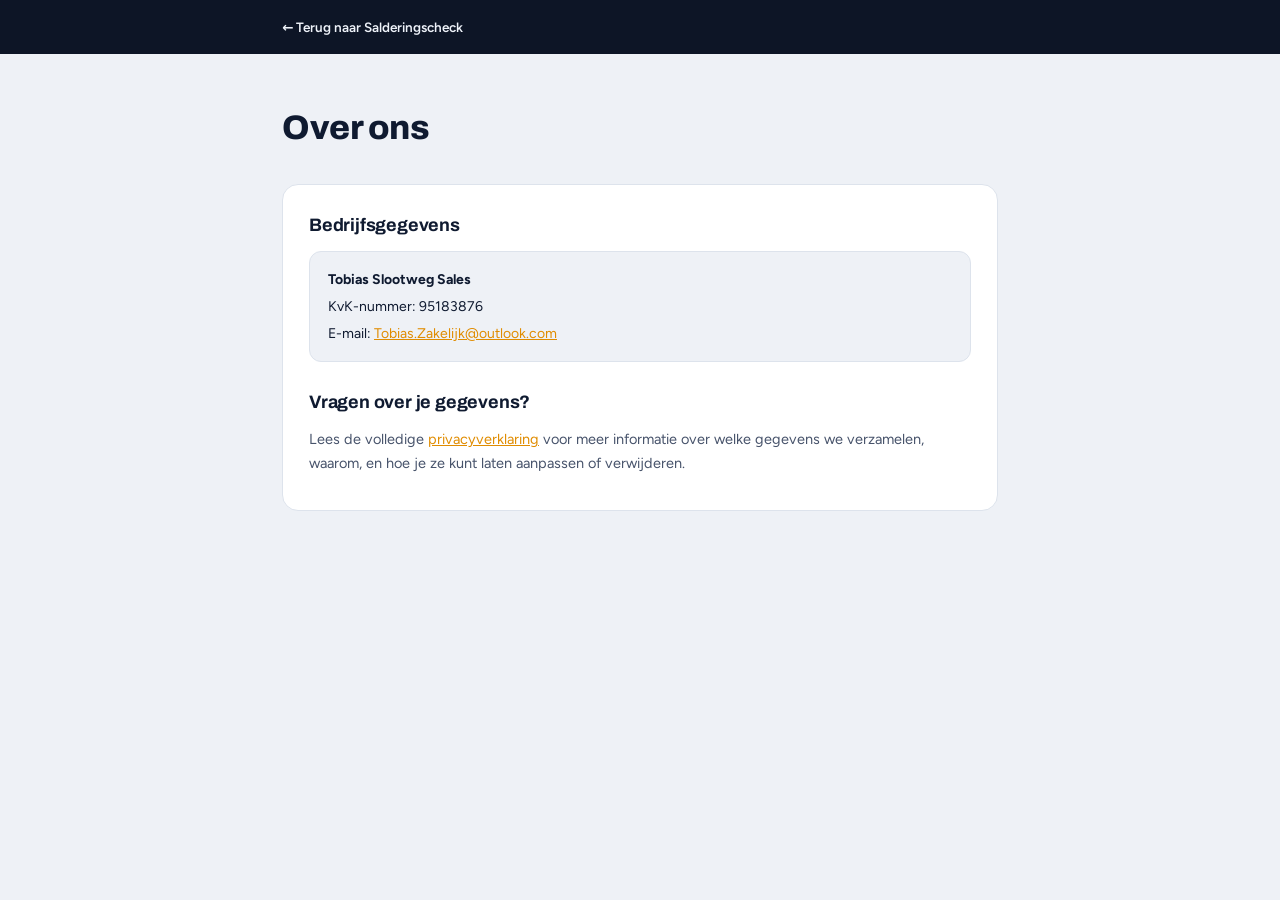
<file: over-ons.html>
<!DOCTYPE html>
<html lang="nl">
<head>
<meta charset="UTF-8">
<meta name="viewport" content="width=device-width, initial-scale=1.0">
<title>Over ons | Salderingscheck</title>
<meta name="robots" content="index, follow">
<link rel="stylesheet" href="fonts.css">
<style>
  :root{
    --ink:#0d1526; --paper:#eef1f6; --surface:#ffffff; --border:#dde3ec;
    --text1:#0f1a30; --text2:#47536b; --text3:#8b97ac;
    --solar:#ffb300; --solar-deep:#e08c00;
    --fd:"Archivo", system-ui, sans-serif; --fb:"Figtree", system-ui, sans-serif;
  }
  *{ box-sizing:border-box; margin:0; padding:0; }
  body{ font-family:var(--fb); background:var(--paper); color:var(--text1); line-height:1.65; -webkit-font-smoothing:antialiased; }
  a{ color:var(--solar-deep); }
  .topbar{ background:var(--ink); padding:16px 0; }
  .topbar .wrap{ display:flex; align-items:center; justify-content:space-between; }
  .topbar a.back{ color:#eef2f9; font-size:13.5px; font-weight:600; text-decoration:none; display:inline-flex; align-items:center; gap:6px; }
  .wrap{ width:100%; max-width:760px; margin:0 auto; padding:0 22px; }
  main{ padding:46px 0 70px; }
  h1{ font-family:var(--fd); font-weight:800; font-size:clamp(26px,4vw,34px); letter-spacing:-.5px; }
  .card{ background:var(--surface); border:1px solid var(--border); border-radius:16px; padding:26px 26px 8px; margin-top:28px; }
  h2{ font-family:var(--fd); font-weight:700; font-size:18px; margin-bottom:10px; letter-spacing:-.2px; }
  section{ margin-bottom:26px; }
  p{ font-size:14.5px; color:var(--text2); }
  p + p{ margin-top:10px; }
  .bedrijf{ background:var(--paper); border:1px solid var(--border); border-radius:12px; padding:16px 18px; font-size:14px; margin-top:10px; }
  .bedrijf b{ color:var(--text1); }
  .bedrijf div{ margin-top:4px; }
  .bedrijf div:first-child{ margin-top:0; }
</style>
</head>
<body>

<div class="topbar">
  <div class="wrap">
    <a class="back" href="index.html">&larr; Terug naar Salderingscheck</a>
  </div>
</div>

<main>
  <div class="wrap">
    <h1>Over ons</h1>

    <div class="card">
      <section>
        <h2>Bedrijfsgegevens</h2>
        <div class="bedrijf">
          <div><b>Tobias Slootweg Sales</b></div>
          <div>KvK-nummer: 95183876</div>
          <div>E-mail: <a href="mailto:Tobias.Zakelijk@outlook.com">Tobias.Zakelijk@outlook.com</a></div>
        </div>
      </section>

      <section>
        <h2>Vragen over je gegevens?</h2>
        <p>Lees de volledige <a href="privacy.html">privacyverklaring</a> voor meer informatie over welke gegevens we verzamelen, waarom, en hoe je ze kunt laten aanpassen of verwijderen.</p>
      </section>
    </div>
  </div>
</main>

</body>
</html>
</file>
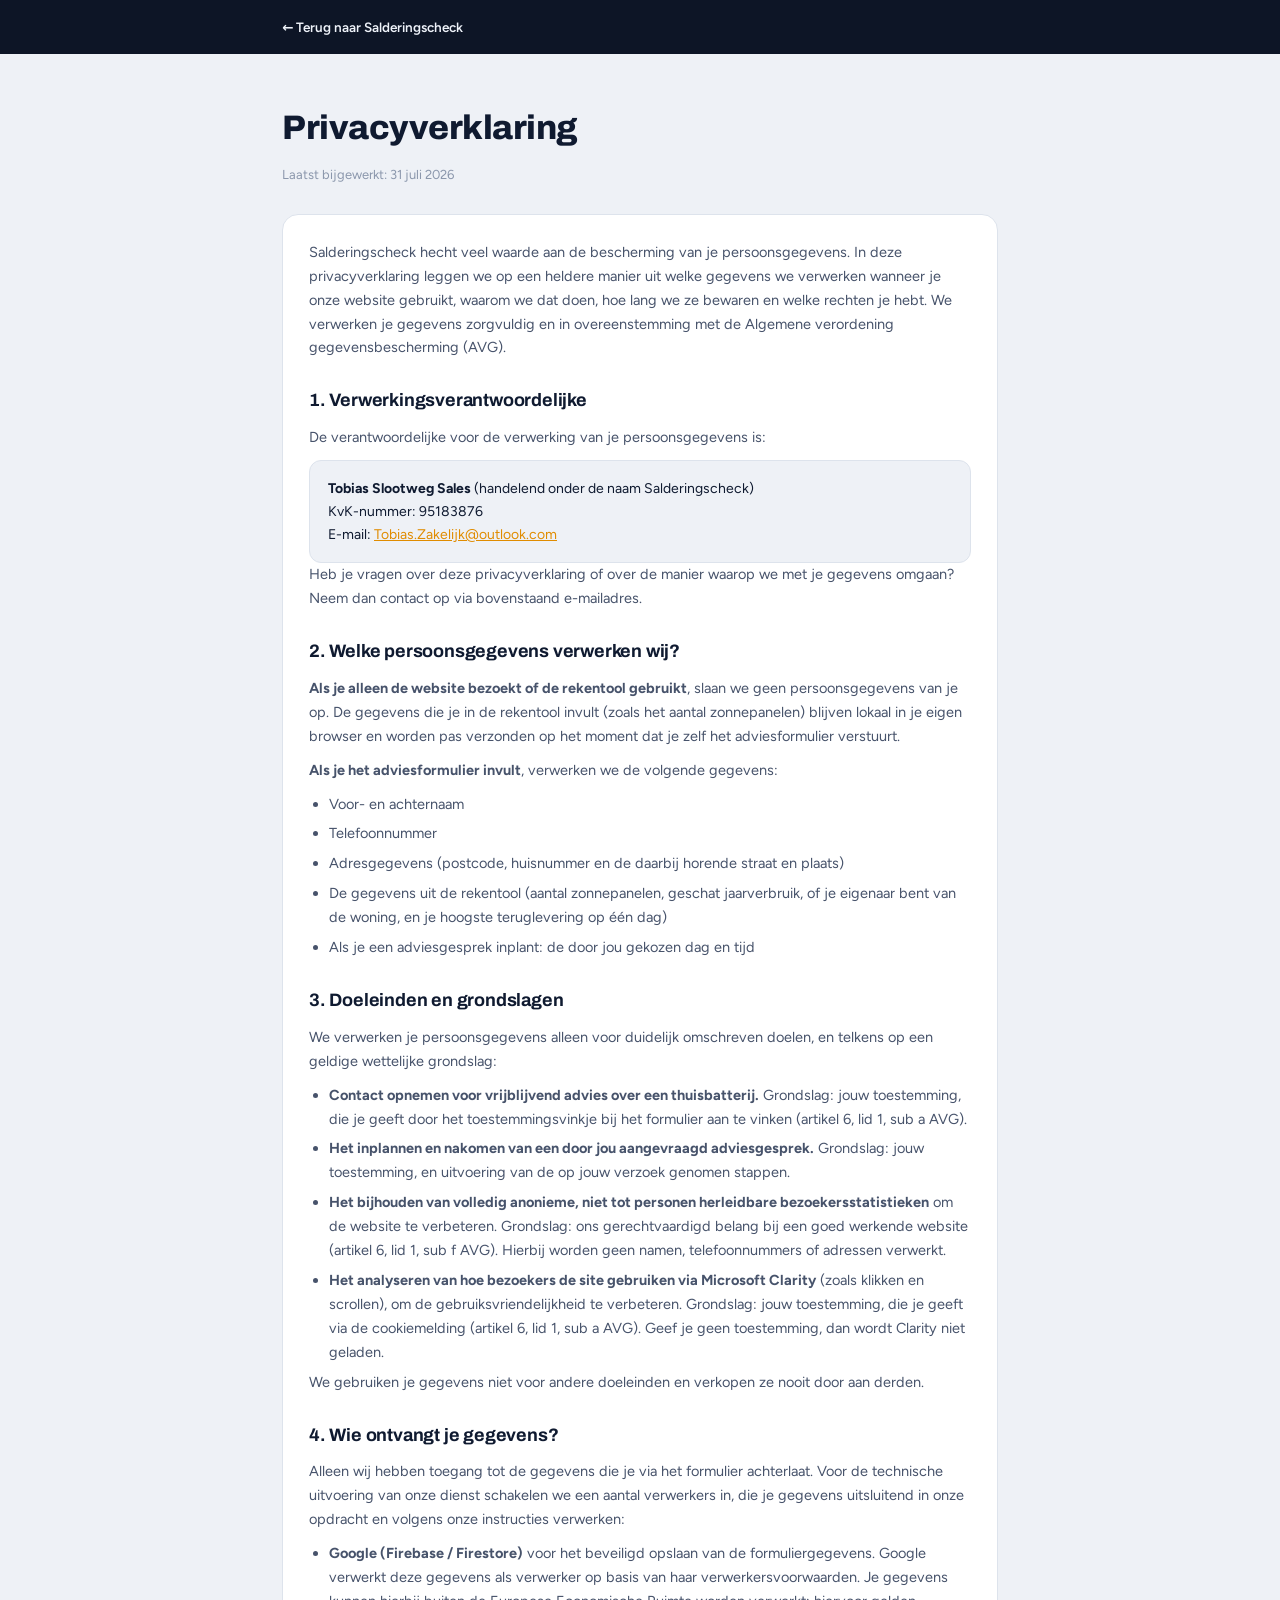
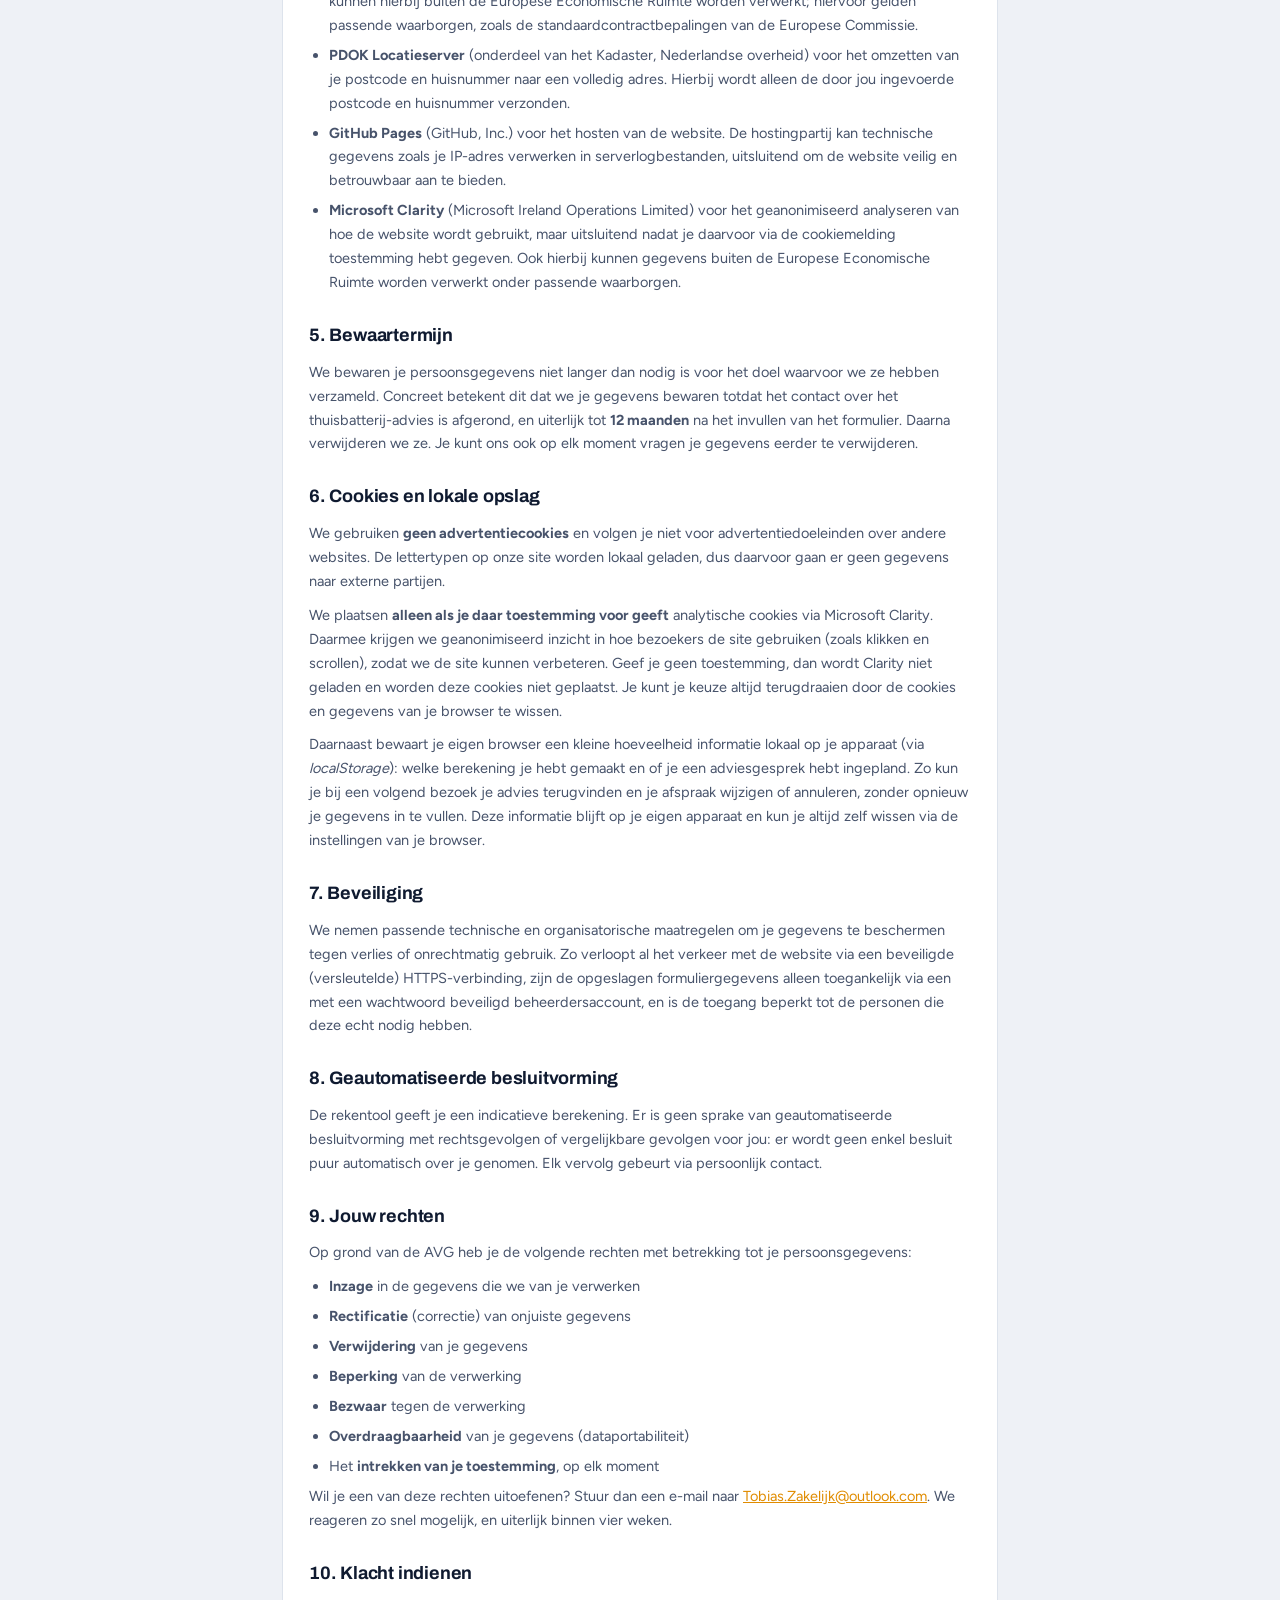
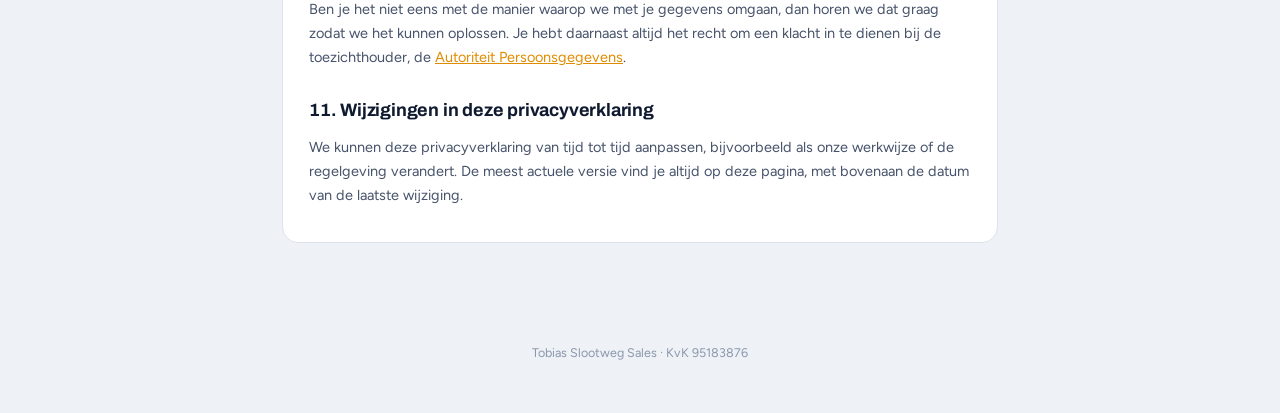
<file: privacy.html>
<!DOCTYPE html>
<html lang="nl">
<head>
<meta charset="UTF-8">
<meta name="viewport" content="width=device-width, initial-scale=1.0">
<title>Privacyverklaring | Salderingscheck</title>
<meta name="robots" content="index, follow">
<link rel="stylesheet" href="fonts.css">
<style>
  :root{
    --ink:#0d1526; --paper:#eef1f6; --surface:#ffffff; --border:#dde3ec;
    --text1:#0f1a30; --text2:#47536b; --text3:#8b97ac;
    --solar:#ffb300; --solar-deep:#e08c00;
    --fd:"Archivo", system-ui, sans-serif; --fb:"Figtree", system-ui, sans-serif;
  }
  *{ box-sizing:border-box; margin:0; padding:0; }
  body{ font-family:var(--fb); background:var(--paper); color:var(--text1); line-height:1.65; -webkit-font-smoothing:antialiased; }
  a{ color:var(--solar-deep); }
  .topbar{ background:var(--ink); padding:16px 0; }
  .topbar .wrap{ display:flex; align-items:center; justify-content:space-between; }
  .topbar a.back{ color:#eef2f9; font-size:13.5px; font-weight:600; text-decoration:none; display:inline-flex; align-items:center; gap:6px; }
  .wrap{ width:100%; max-width:760px; margin:0 auto; padding:0 22px; }
  main{ padding:46px 0 70px; }
  h1{ font-family:var(--fd); font-weight:800; font-size:clamp(26px,4vw,34px); letter-spacing:-.5px; }
  .bijgewerkt{ font-size:13px; color:var(--text3); margin-top:8px; }
  .card{ background:var(--surface); border:1px solid var(--border); border-radius:16px; padding:26px 26px 8px; margin-top:28px; }
  h2{ font-family:var(--fd); font-weight:700; font-size:18px; margin-bottom:10px; letter-spacing:-.2px; }
  section{ margin-bottom:26px; }
  p, li{ font-size:14.5px; color:var(--text2); }
  p + p{ margin-top:10px; }
  ul{ margin:10px 0 4px 20px; }
  li{ margin-bottom:6px; }
  .bedrijf{ background:var(--paper); border:1px solid var(--border); border-radius:12px; padding:16px 18px; font-size:14px; margin-top:10px; }
  .bedrijf b{ color:var(--text1); }
  footer{ text-align:center; padding:30px 0 50px; font-size:12.5px; color:var(--text3); }
</style>
</head>
<body>

<div class="topbar">
  <div class="wrap">
    <a class="back" href="index.html">&larr; Terug naar Salderingscheck</a>
  </div>
</div>

<main>
  <div class="wrap">
    <h1>Privacyverklaring</h1>
    <p class="bijgewerkt">Laatst bijgewerkt: 31 juli 2026</p>

    <div class="card">
      <section>
        <p>Salderingscheck hecht veel waarde aan de bescherming van je persoonsgegevens. In deze privacyverklaring leggen we op een heldere manier uit welke gegevens we verwerken wanneer je onze website gebruikt, waarom we dat doen, hoe lang we ze bewaren en welke rechten je hebt. We verwerken je gegevens zorgvuldig en in overeenstemming met de Algemene verordening gegevensbescherming (AVG).</p>
      </section>

      <section>
        <h2>1. Verwerkingsverantwoordelijke</h2>
        <p>De verantwoordelijke voor de verwerking van je persoonsgegevens is:</p>
        <div class="bedrijf">
          <b>Tobias Slootweg Sales</b> (handelend onder de naam Salderingscheck)<br>
          KvK-nummer: 95183876<br>
          E-mail: <a href="mailto:Tobias.Zakelijk@outlook.com">Tobias.Zakelijk@outlook.com</a>
        </div>
        <p>Heb je vragen over deze privacyverklaring of over de manier waarop we met je gegevens omgaan? Neem dan contact op via bovenstaand e-mailadres.</p>
      </section>

      <section>
        <h2>2. Welke persoonsgegevens verwerken wij?</h2>
        <p><strong>Als je alleen de website bezoekt of de rekentool gebruikt</strong>, slaan we geen persoonsgegevens van je op. De gegevens die je in de rekentool invult (zoals het aantal zonnepanelen) blijven lokaal in je eigen browser en worden pas verzonden op het moment dat je zelf het adviesformulier verstuurt.</p>
        <p><strong>Als je het adviesformulier invult</strong>, verwerken we de volgende gegevens:</p>
        <ul>
          <li>Voor- en achternaam</li>
          <li>Telefoonnummer</li>
          <li>Adresgegevens (postcode, huisnummer en de daarbij horende straat en plaats)</li>
          <li>De gegevens uit de rekentool (aantal zonnepanelen, geschat jaarverbruik, of je eigenaar bent van de woning, en je hoogste teruglevering op één dag)</li>
          <li>Als je een adviesgesprek inplant: de door jou gekozen dag en tijd</li>
        </ul>
      </section>

      <section>
        <h2>3. Doeleinden en grondslagen</h2>
        <p>We verwerken je persoonsgegevens alleen voor duidelijk omschreven doelen, en telkens op een geldige wettelijke grondslag:</p>
        <ul>
          <li><strong>Contact opnemen voor vrijblijvend advies over een thuisbatterij.</strong> Grondslag: jouw toestemming, die je geeft door het toestemmingsvinkje bij het formulier aan te vinken (artikel 6, lid 1, sub a AVG).</li>
          <li><strong>Het inplannen en nakomen van een door jou aangevraagd adviesgesprek.</strong> Grondslag: jouw toestemming, en uitvoering van de op jouw verzoek genomen stappen.</li>
          <li><strong>Het bijhouden van volledig anonieme, niet tot personen herleidbare bezoekersstatistieken</strong> om de website te verbeteren. Grondslag: ons gerechtvaardigd belang bij een goed werkende website (artikel 6, lid 1, sub f AVG). Hierbij worden geen namen, telefoonnummers of adressen verwerkt.</li>
          <li><strong>Het analyseren van hoe bezoekers de site gebruiken via Microsoft Clarity</strong> (zoals klikken en scrollen), om de gebruiksvriendelijkheid te verbeteren. Grondslag: jouw toestemming, die je geeft via de cookiemelding (artikel 6, lid 1, sub a AVG). Geef je geen toestemming, dan wordt Clarity niet geladen.</li>
        </ul>
        <p>We gebruiken je gegevens niet voor andere doeleinden en verkopen ze nooit door aan derden.</p>
      </section>

      <section>
        <h2>4. Wie ontvangt je gegevens?</h2>
        <p>Alleen wij hebben toegang tot de gegevens die je via het formulier achterlaat. Voor de technische uitvoering van onze dienst schakelen we een aantal verwerkers in, die je gegevens uitsluitend in onze opdracht en volgens onze instructies verwerken:</p>
        <ul>
          <li><strong>Google (Firebase / Firestore)</strong> voor het beveiligd opslaan van de formuliergegevens. Google verwerkt deze gegevens als verwerker op basis van haar verwerkersvoorwaarden. Je gegevens kunnen hierbij buiten de Europese Economische Ruimte worden verwerkt; hiervoor gelden passende waarborgen, zoals de standaardcontractbepalingen van de Europese Commissie.</li>
          <li><strong>PDOK Locatieserver</strong> (onderdeel van het Kadaster, Nederlandse overheid) voor het omzetten van je postcode en huisnummer naar een volledig adres. Hierbij wordt alleen de door jou ingevoerde postcode en huisnummer verzonden.</li>
          <li><strong>GitHub Pages</strong> (GitHub, Inc.) voor het hosten van de website. De hostingpartij kan technische gegevens zoals je IP-adres verwerken in serverlogbestanden, uitsluitend om de website veilig en betrouwbaar aan te bieden.</li>
          <li><strong>Microsoft Clarity</strong> (Microsoft Ireland Operations Limited) voor het geanonimiseerd analyseren van hoe de website wordt gebruikt, maar uitsluitend nadat je daarvoor via de cookiemelding toestemming hebt gegeven. Ook hierbij kunnen gegevens buiten de Europese Economische Ruimte worden verwerkt onder passende waarborgen.</li>
        </ul>
      </section>

      <section>
        <h2>5. Bewaartermijn</h2>
        <p>We bewaren je persoonsgegevens niet langer dan nodig is voor het doel waarvoor we ze hebben verzameld. Concreet betekent dit dat we je gegevens bewaren totdat het contact over het thuisbatterij-advies is afgerond, en uiterlijk tot <strong>12 maanden</strong> na het invullen van het formulier. Daarna verwijderen we ze. Je kunt ons ook op elk moment vragen je gegevens eerder te verwijderen.</p>
      </section>

      <section>
        <h2>6. Cookies en lokale opslag</h2>
        <p>We gebruiken <strong>geen advertentiecookies</strong> en volgen je niet voor advertentiedoeleinden over andere websites. De lettertypen op onze site worden lokaal geladen, dus daarvoor gaan er geen gegevens naar externe partijen.</p>
        <p>We plaatsen <strong>alleen als je daar toestemming voor geeft</strong> analytische cookies via Microsoft Clarity. Daarmee krijgen we geanonimiseerd inzicht in hoe bezoekers de site gebruiken (zoals klikken en scrollen), zodat we de site kunnen verbeteren. Geef je geen toestemming, dan wordt Clarity niet geladen en worden deze cookies niet geplaatst. Je kunt je keuze altijd terugdraaien door de cookies en gegevens van je browser te wissen.</p>
        <p>Daarnaast bewaart je eigen browser een kleine hoeveelheid informatie lokaal op je apparaat (via <em>localStorage</em>): welke berekening je hebt gemaakt en of je een adviesgesprek hebt ingepland. Zo kun je bij een volgend bezoek je advies terugvinden en je afspraak wijzigen of annuleren, zonder opnieuw je gegevens in te vullen. Deze informatie blijft op je eigen apparaat en kun je altijd zelf wissen via de instellingen van je browser.</p>
      </section>

      <section>
        <h2>7. Beveiliging</h2>
        <p>We nemen passende technische en organisatorische maatregelen om je gegevens te beschermen tegen verlies of onrechtmatig gebruik. Zo verloopt al het verkeer met de website via een beveiligde (versleutelde) HTTPS-verbinding, zijn de opgeslagen formuliergegevens alleen toegankelijk via een met een wachtwoord beveiligd beheerdersaccount, en is de toegang beperkt tot de personen die deze echt nodig hebben.</p>
      </section>

      <section>
        <h2>8. Geautomatiseerde besluitvorming</h2>
        <p>De rekentool geeft je een indicatieve berekening. Er is geen sprake van geautomatiseerde besluitvorming met rechtsgevolgen of vergelijkbare gevolgen voor jou: er wordt geen enkel besluit puur automatisch over je genomen. Elk vervolg gebeurt via persoonlijk contact.</p>
      </section>

      <section>
        <h2>9. Jouw rechten</h2>
        <p>Op grond van de AVG heb je de volgende rechten met betrekking tot je persoonsgegevens:</p>
        <ul>
          <li><strong>Inzage</strong> in de gegevens die we van je verwerken</li>
          <li><strong>Rectificatie</strong> (correctie) van onjuiste gegevens</li>
          <li><strong>Verwijdering</strong> van je gegevens</li>
          <li><strong>Beperking</strong> van de verwerking</li>
          <li><strong>Bezwaar</strong> tegen de verwerking</li>
          <li><strong>Overdraagbaarheid</strong> van je gegevens (dataportabiliteit)</li>
          <li>Het <strong>intrekken van je toestemming</strong>, op elk moment</li>
        </ul>
        <p>Wil je een van deze rechten uitoefenen? Stuur dan een e-mail naar <a href="mailto:Tobias.Zakelijk@outlook.com">Tobias.Zakelijk@outlook.com</a>. We reageren zo snel mogelijk, en uiterlijk binnen vier weken.</p>
      </section>

      <section>
        <h2>10. Klacht indienen</h2>
        <p>Ben je het niet eens met de manier waarop we met je gegevens omgaan, dan horen we dat graag zodat we het kunnen oplossen. Je hebt daarnaast altijd het recht om een klacht in te dienen bij de toezichthouder, de <a href="https://www.autoriteitpersoonsgegevens.nl" target="_blank" rel="noopener">Autoriteit Persoonsgegevens</a>.</p>
      </section>

      <section>
        <h2>11. Wijzigingen in deze privacyverklaring</h2>
        <p>We kunnen deze privacyverklaring van tijd tot tijd aanpassen, bijvoorbeeld als onze werkwijze of de regelgeving verandert. De meest actuele versie vind je altijd op deze pagina, met bovenaan de datum van de laatste wijziging.</p>
      </section>
    </div>
  </div>
</main>

<footer>Tobias Slootweg Sales &middot; KvK 95183876</footer>

</body>
</html>
</file>
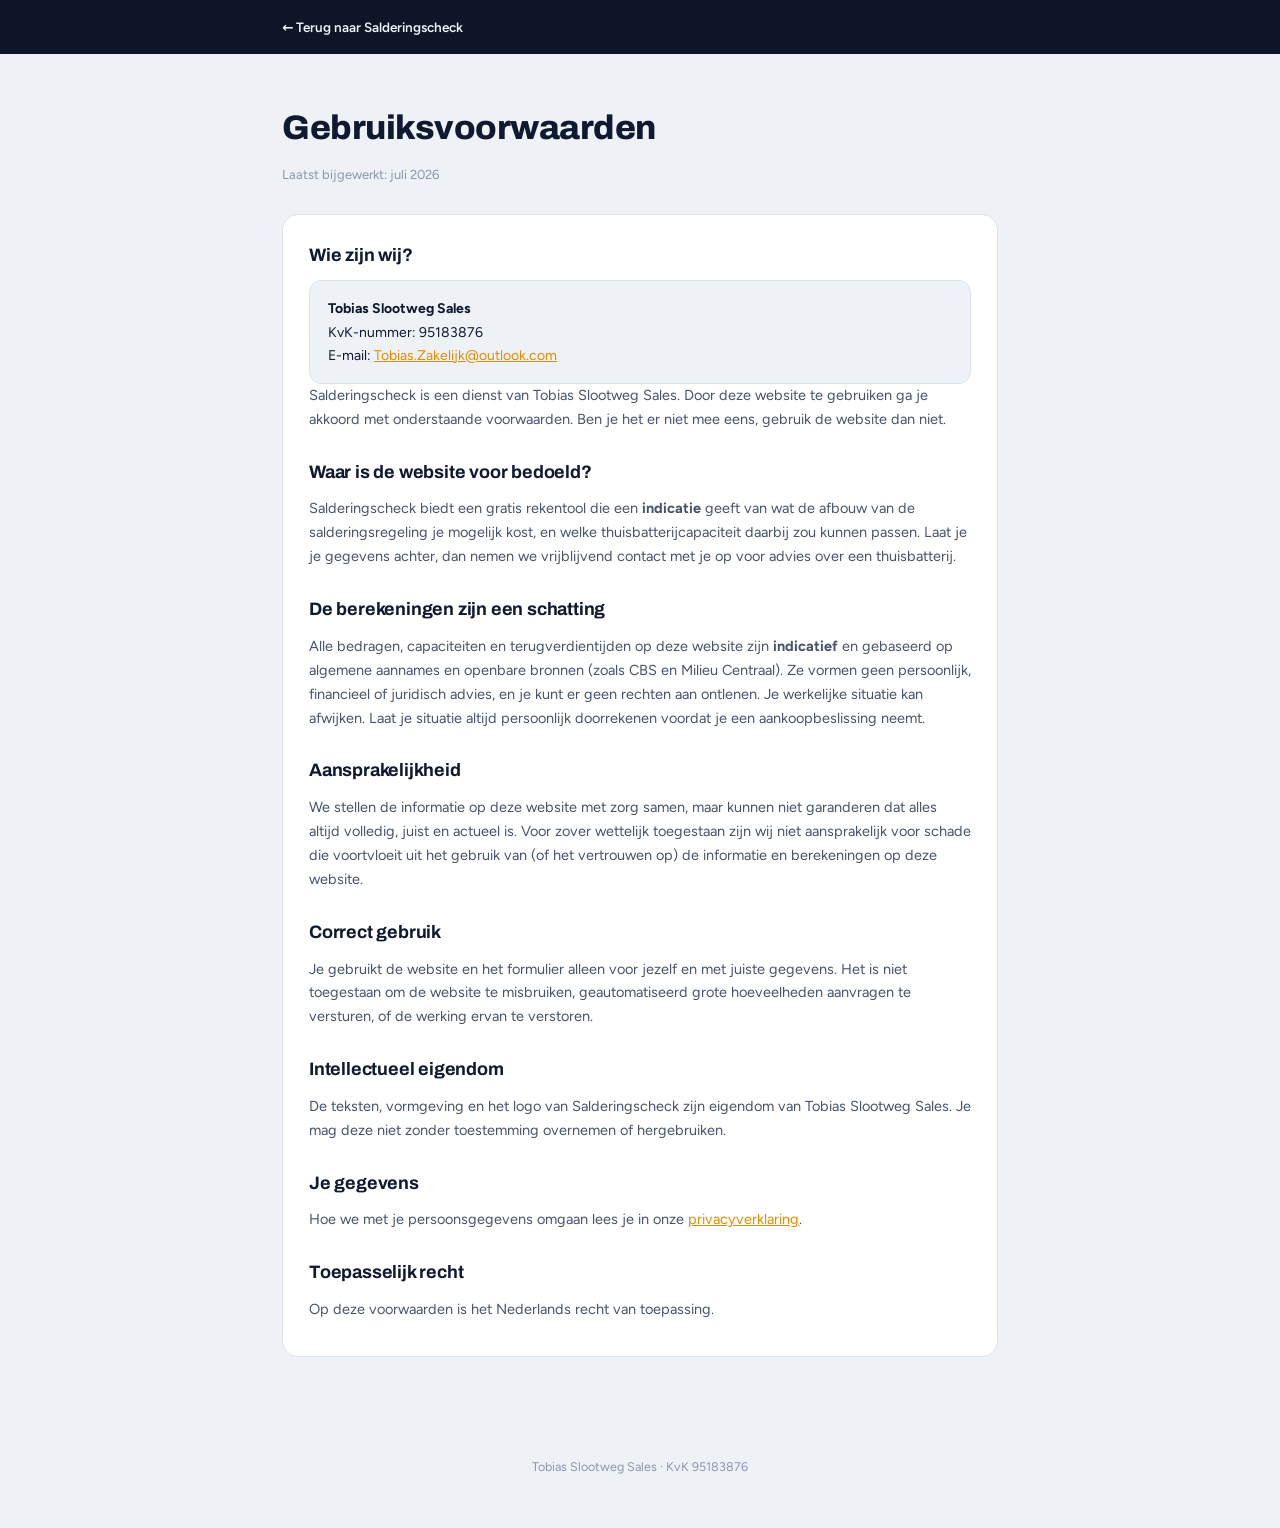
<file: voorwaarden.html>
<!DOCTYPE html>
<html lang="nl">
<head>
<meta charset="UTF-8">
<meta name="viewport" content="width=device-width, initial-scale=1.0">
<title>Gebruiksvoorwaarden | Salderingscheck</title>
<meta name="robots" content="index, follow">
<link rel="stylesheet" href="fonts.css">
<style>
  :root{
    --ink:#0d1526; --paper:#eef1f6; --surface:#ffffff; --border:#dde3ec;
    --text1:#0f1a30; --text2:#47536b; --text3:#8b97ac;
    --solar:#ffb300; --solar-deep:#e08c00;
    --fd:"Archivo", system-ui, sans-serif; --fb:"Figtree", system-ui, sans-serif;
  }
  *{ box-sizing:border-box; margin:0; padding:0; }
  body{ font-family:var(--fb); background:var(--paper); color:var(--text1); line-height:1.65; -webkit-font-smoothing:antialiased; }
  a{ color:var(--solar-deep); }
  .topbar{ background:var(--ink); padding:16px 0; }
  .topbar .wrap{ display:flex; align-items:center; justify-content:space-between; }
  .topbar a.back{ color:#eef2f9; font-size:13.5px; font-weight:600; text-decoration:none; display:inline-flex; align-items:center; gap:6px; }
  .wrap{ width:100%; max-width:760px; margin:0 auto; padding:0 22px; }
  main{ padding:46px 0 70px; }
  h1{ font-family:var(--fd); font-weight:800; font-size:clamp(26px,4vw,34px); letter-spacing:-.5px; }
  .bijgewerkt{ font-size:13px; color:var(--text3); margin-top:8px; }
  .card{ background:var(--surface); border:1px solid var(--border); border-radius:16px; padding:26px 26px 8px; margin-top:28px; }
  h2{ font-family:var(--fd); font-weight:700; font-size:18px; margin-bottom:10px; letter-spacing:-.2px; }
  section{ margin-bottom:26px; }
  p, li{ font-size:14.5px; color:var(--text2); }
  p + p{ margin-top:10px; }
  ul{ margin:10px 0 4px 20px; }
  li{ margin-bottom:6px; }
  .bedrijf{ background:var(--paper); border:1px solid var(--border); border-radius:12px; padding:16px 18px; font-size:14px; margin-top:10px; }
  .bedrijf b{ color:var(--text1); }
  footer{ text-align:center; padding:30px 0 50px; font-size:12.5px; color:var(--text3); }
</style>
</head>
<body>

<div class="topbar">
  <div class="wrap">
    <a class="back" href="index.html">&larr; Terug naar Salderingscheck</a>
  </div>
</div>

<main>
  <div class="wrap">
    <h1>Gebruiksvoorwaarden</h1>
    <p class="bijgewerkt">Laatst bijgewerkt: juli 2026</p>

    <div class="card">
      <section>
        <h2>Wie zijn wij?</h2>
        <div class="bedrijf">
          <b>Tobias Slootweg Sales</b><br>
          KvK-nummer: 95183876<br>
          E-mail: <a href="mailto:Tobias.Zakelijk@outlook.com">Tobias.Zakelijk@outlook.com</a>
        </div>
        <p>Salderingscheck is een dienst van Tobias Slootweg Sales. Door deze website te gebruiken ga je akkoord met onderstaande voorwaarden. Ben je het er niet mee eens, gebruik de website dan niet.</p>
      </section>

      <section>
        <h2>Waar is de website voor bedoeld?</h2>
        <p>Salderingscheck biedt een gratis rekentool die een <strong>indicatie</strong> geeft van wat de afbouw van de salderingsregeling je mogelijk kost, en welke thuisbatterijcapaciteit daarbij zou kunnen passen. Laat je je gegevens achter, dan nemen we vrijblijvend contact met je op voor advies over een thuisbatterij.</p>
      </section>

      <section>
        <h2>De berekeningen zijn een schatting</h2>
        <p>Alle bedragen, capaciteiten en terugverdientijden op deze website zijn <strong>indicatief</strong> en gebaseerd op algemene aannames en openbare bronnen (zoals CBS en Milieu Centraal). Ze vormen geen persoonlijk, financieel of juridisch advies, en je kunt er geen rechten aan ontlenen. Je werkelijke situatie kan afwijken. Laat je situatie altijd persoonlijk doorrekenen voordat je een aankoopbeslissing neemt.</p>
      </section>

      <section>
        <h2>Aansprakelijkheid</h2>
        <p>We stellen de informatie op deze website met zorg samen, maar kunnen niet garanderen dat alles altijd volledig, juist en actueel is. Voor zover wettelijk toegestaan zijn wij niet aansprakelijk voor schade die voortvloeit uit het gebruik van (of het vertrouwen op) de informatie en berekeningen op deze website.</p>
      </section>

      <section>
        <h2>Correct gebruik</h2>
        <p>Je gebruikt de website en het formulier alleen voor jezelf en met juiste gegevens. Het is niet toegestaan om de website te misbruiken, geautomatiseerd grote hoeveelheden aanvragen te versturen, of de werking ervan te verstoren.</p>
      </section>

      <section>
        <h2>Intellectueel eigendom</h2>
        <p>De teksten, vormgeving en het logo van Salderingscheck zijn eigendom van Tobias Slootweg Sales. Je mag deze niet zonder toestemming overnemen of hergebruiken.</p>
      </section>

      <section>
        <h2>Je gegevens</h2>
        <p>Hoe we met je persoonsgegevens omgaan lees je in onze <a href="privacy.html">privacyverklaring</a>.</p>
      </section>

      <section>
        <h2>Toepasselijk recht</h2>
        <p>Op deze voorwaarden is het Nederlands recht van toepassing.</p>
      </section>
    </div>
  </div>
</main>

<footer>Tobias Slootweg Sales &middot; KvK 95183876</footer>

</body>
</html>
</file>
<file: fonts.css>
/* Self-hosted lettertypen (Archivo + Figtree, variabel).
   Lokaal geserveerd i.p.v. via Google's CDN, zodat er geen bezoekers-IP
   naar Google wordt gestuurd bij het laden van de pagina (AVG). */

/* ── Archivo ── */
@font-face {
  font-family: 'Archivo';
  font-style: normal;
  font-weight: 100 900;
  font-stretch: 100%;
  font-display: swap;
  src: url('fonts/archivo-latin.woff2') format('woff2');
  unicode-range: U+0000-00FF, U+0131, U+0152-0153, U+02BB-02BC, U+02C6, U+02DA, U+02DC, U+0304, U+0308, U+0329, U+2000-206F, U+20AC, U+2122, U+2191, U+2193, U+2212, U+2215, U+FEFF, U+FFFD;
}
@font-face {
  font-family: 'Archivo';
  font-style: normal;
  font-weight: 100 900;
  font-stretch: 100%;
  font-display: swap;
  src: url('fonts/archivo-latin-ext.woff2') format('woff2');
  unicode-range: U+0100-02BA, U+02BD-02C5, U+02C7-02CC, U+02CE-02D7, U+02DD-02FF, U+0304, U+0308, U+0329, U+1D00-1DBF, U+1E00-1E9F, U+1EF2-1EFF, U+2020, U+20A0-20AB, U+20AD-20C0, U+2113, U+2C60-2C7F, U+A720-A7FF;
}

/* ── Figtree ── */
@font-face {
  font-family: 'Figtree';
  font-style: normal;
  font-weight: 300 900;
  font-display: swap;
  src: url('fonts/figtree-latin.woff2') format('woff2');
  unicode-range: U+0000-00FF, U+0131, U+0152-0153, U+02BB-02BC, U+02C6, U+02DA, U+02DC, U+0304, U+0308, U+0329, U+2000-206F, U+20AC, U+2122, U+2191, U+2193, U+2212, U+2215, U+FEFF, U+FFFD;
}
@font-face {
  font-family: 'Figtree';
  font-style: normal;
  font-weight: 300 900;
  font-display: swap;
  src: url('fonts/figtree-latin-ext.woff2') format('woff2');
  unicode-range: U+0100-02BA, U+02BD-02C5, U+02C7-02CC, U+02CE-02D7, U+02DD-02FF, U+0304, U+0308, U+0329, U+1D00-1DBF, U+1E00-1E9F, U+1EF2-1EFF, U+2020, U+20A0-20AB, U+20AD-20C0, U+2113, U+2C60-2C7F, U+A720-A7FF;
}
</file>
